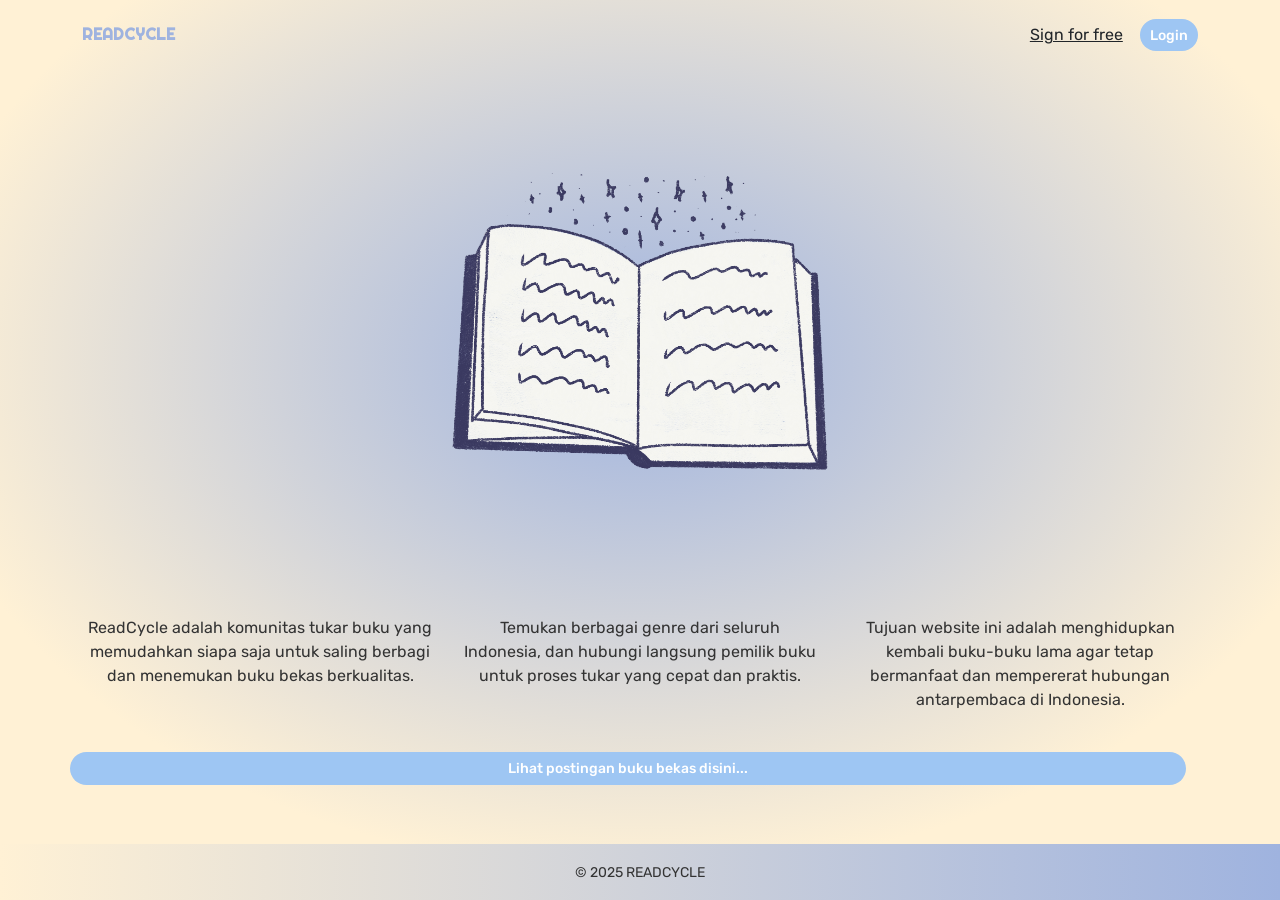
<file: index.html>
<!DOCTYPE html>
<html lang="en">
<head>
  <meta charset="UTF-8">
  <meta name="viewport" content="width=device-width, initial-scale=1.0">
  <title>Home | Readcycle</title>
  <link href="https://cdn.jsdelivr.net/npm/bootstrap@5.3.3/dist/css/bootstrap.min.css" rel="stylesheet">
  <link href="https://fonts.googleapis.com/css2?family=Righteous&display=swap" rel="stylesheet">
  <link href="https://fonts.googleapis.com/css2?family=Rubik&display=swap" rel="stylesheet">
  <link rel="stylesheet" href="css/style.css">
</head>
<body class="d-flex flex-column min-vh-100 index-page">
  <!-- HEADER -->
   <header class="py-3">
      <div class="container">
        <div class="d-flex justify-content-between align-items-center">
          <div class="brand-name">
            <strong>READCYCLE</strong>
          </div>
          <div>
            <button class="btn btn-link text-dark" onclick="window.location.href='register.html';">Sign for free</button>
            <button class="btn btn-deco" onclick="window.location.href='login.html';">Login</button>
          </div>
        </div>
      </div>
   </header>

   <!-- MAIN -->
    <main class="py-5 flex-grow-1">
      <div class="container text-center">
        <img src="assets/gambarBuku.PNG" alt="Ilustrasi Buku" class="img-fluid gambar-buku">
      </div>
      

      <div class="container mt-5">
        <div class="row text-center">
          <div class="col-md-4 mb-4">
            <p>
            ReadCycle adalah komunitas tukar buku yang memudahkan siapa saja
            untuk saling berbagi dan menemukan buku bekas berkualitas.
            </p>
          </div>
          <div class="col-md-4 mb-4">
            <p>
            Temukan berbagai genre dari seluruh Indonesia, dan hubungi langsung
            pemilik buku untuk proses tukar yang cepat dan praktis.
            </p>
          </div>
          <div class="col-md-4 mb-4">
            <p>
            Tujuan website ini adalah menghidupkan kembali buku-buku lama agar
            tetap bermanfaat dan mempererat hubungan antarpembaca di Indonesia.
            </p>
          </div>
          <div class="row">
          <button class="btn btn-deco" onclick="window.location.href='timeline.html';">Lihat postingan buku bekas disini...</button>
        </div>
        </div>
      </div>
    </main>

    <!-- FOOTER -->
     <footer class="footer px-3 py-3 text-center">
        <small>© 2025 READCYCLE</small>
    </footer>

    <script src="https://cdn.jsdelivr.net/npm/bootstrap@5.3.3/dist/js/bootstrap.bundle.min.js"></script>
    <script src="js/data.js"></script>
    <script src="js/timeline.js"></script>
  
</body>
</html>
</file>
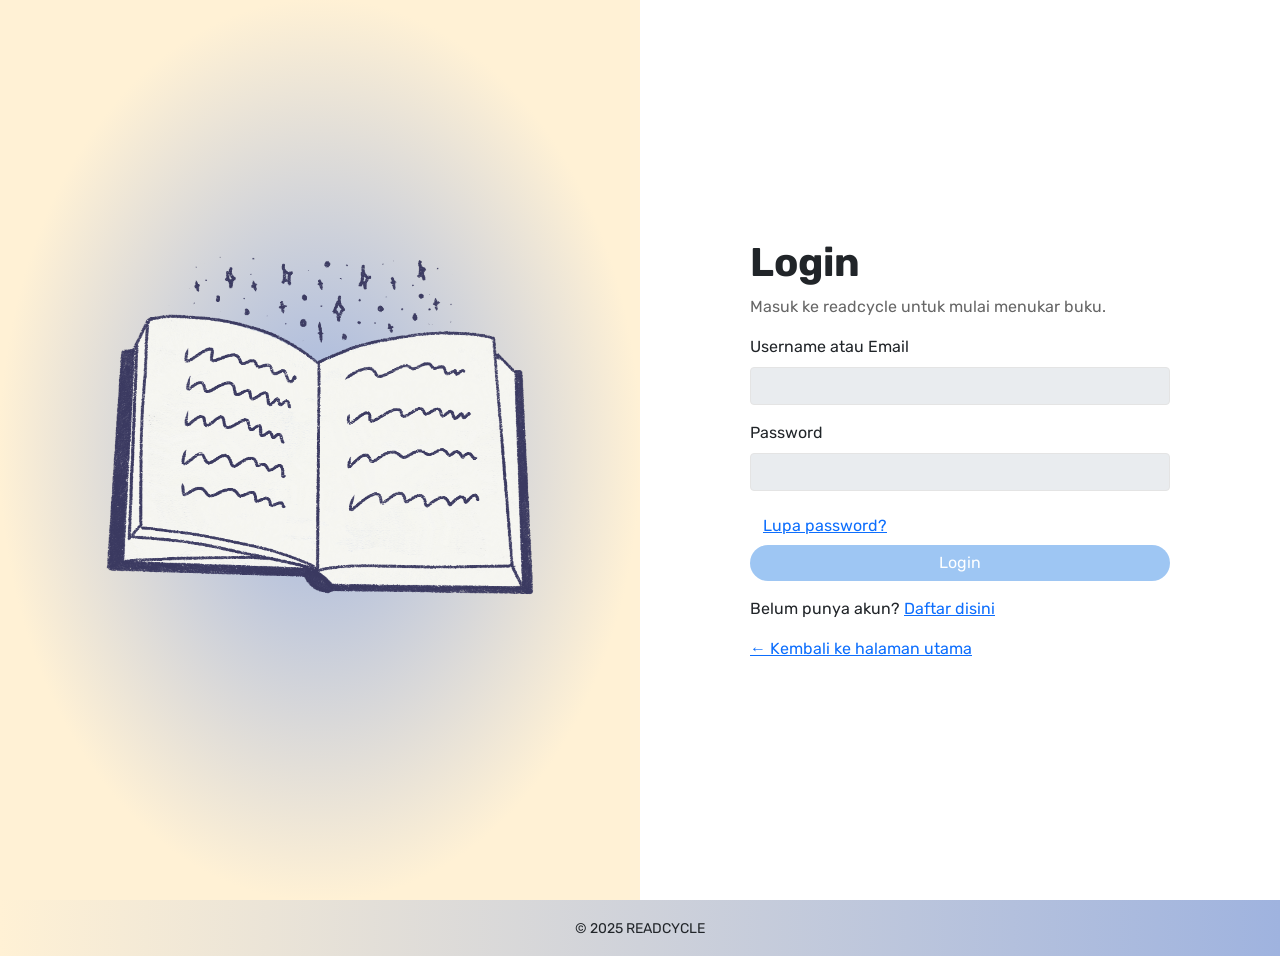
<file: login.html>
<!DOCTYPE html>
<html lang="en">
<head>
    <meta charset="UTF-8">
    <meta name="viewport" content="width=device-width, initial-scale=1.0">
    <title>Login | READCYCLE</title>

    <link href="https://cdn.jsdelivr.net/npm/bootstrap@5.3.3/dist/css/bootstrap.min.css" rel="stylesheet">
    <link href="https://fonts.googleapis.com/css2?family=Righteous&display=swap" rel="stylesheet">
    <link href="https://fonts.googleapis.com/css2?family=Rubik&display=swap" rel="stylesheet">

    <link rel="stylesheet" href="css/style.css">
    <link rel="stylesheet" href="css/auth.css">
</head>
<body class="auth-page">
    <div class="container-fluid px-0 min-vh-100">
        <div class="row g-0 min-vh-100">
            <!-- === LEFT === -->
             <div class="col-md-6 auth-left">
                <img src="assets/gambarBuku.PNG" alt="Ilustrasi Buku">
             </div>
             <!-- === RIGHT === -->
              <div class="col-md-6 auth-right">
                <div class="auth-box">

                    <h1 class="auth-title">Login</h1>
                    <p class="auth-desc">Masuk ke readcycle untuk mulai menukar buku.</p>

                    <form onsubmit="unavailable(); return false;">
                        <div class="mb-3">
                            <label class="form-label">Username atau Email</label>
                            <input type="text" class="form-control" disabled>
                        </div>
                        <div class="mb-3">
                            <label class="form-label">Password</label>
                            <input type="text" class="form-control" disabled>
                        </div>

                        <a class="btn btn-link" onclick="unavailable()">Lupa password?</a>

                        <button class="btn btn-primary w-100">Login</button>
                    </form>

                    <p class="mt-3">
                        Belum punya akun? <a href="register.html">Daftar disini</a>
                    </p>

                    <a href="index.html">← Kembali ke halaman utama</a>

                </div>
              </div>
        </div>
    </div>

    <footer class="footer px-3 py-3 text-center">
        <small>© 2025 READCYCLE</small>
    </footer>

    <script src="https://cdn.jsdelivr.net/npm/bootstrap@5.3.3/dist/js/bootstrap.bundle.min.js"></script>
    <script src="js/data.js"></script>
    <script src="js/timeline.js"></script>
    <script>
        function unavailable() {
            alert("Fitur ini tidak tersedia pada live demo.");
        }
    </script>
    
</body>
</html>
</file>
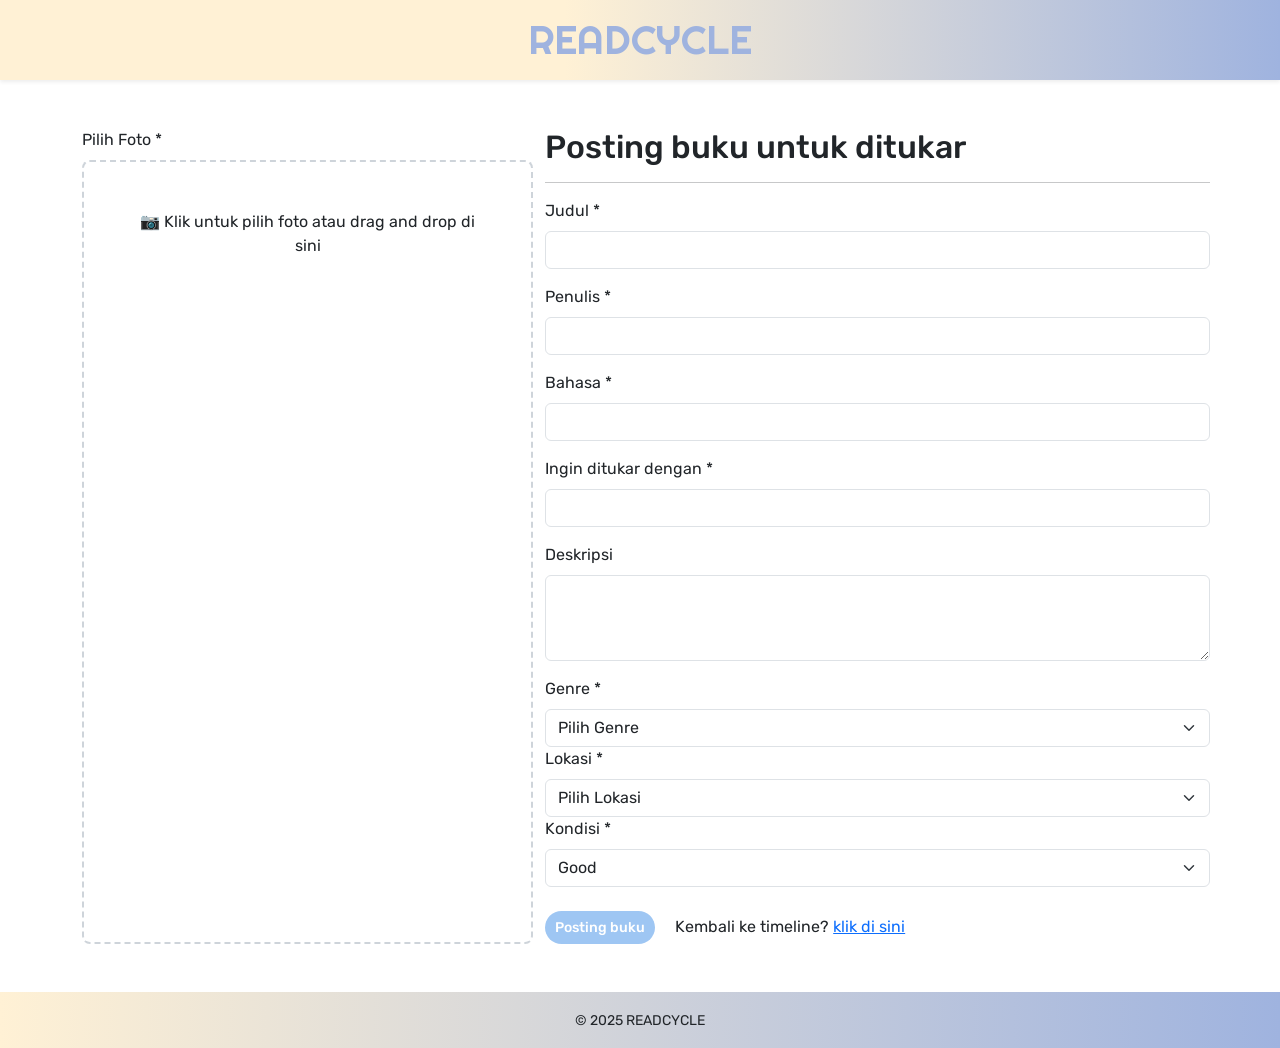
<file: posting.html>
<!DOCTYPE html>
<html lang="en">
<head>
    <meta charset="UTF-8">
  <meta name="viewport" content="width=device-width, initial-scale=1.0">
  <title>Posting Buku | Readcycle</title>

  <link href="https://cdn.jsdelivr.net/npm/bootstrap@5.3.3/dist/css/bootstrap.min.css" rel="stylesheet">
  <link href="https://fonts.googleapis.com/css2?family=Righteous&display=swap" rel="stylesheet">
  <link href="https://fonts.googleapis.com/css2?family=Rubik&display=swap" rel="stylesheet">

  <link rel="stylesheet" href="css/style.css">
  <link rel="stylesheet" href="css/posting.css">
</head>
<body class="posting-page d-flex flex-column min-vh-100">
    <header class="shadow-sm main-header">
        <div class="container text-center">
            <h1 class="brand-header mb-0">READCYCLE</h1>
        </div>
    </header>
    <main class="flex-grow-1 py-5">
        <div class="container">
            <div class="row">
                <!-- LEFT SIDE -->
                 <div class="col-md-5 d-flex flex-column">
                    <label class="form-label">Pilih Foto *</label>
                    
                    <div class="file-upload-area flex-grow-1" onclick="document.getElementById('imageInput').click()">
                        <input type="file" id="imageInput" accept="image/*">
                        <div id="preview">📷 Klik untuk pilih foto atau drag and drop di sini</div>
                    </div>
                 </div>

                 <!-- RIGTH SIDE -->
                  <div class="col-md-7 pt-3 p-md-0">
                    <h2>Posting buku untuk ditukar</h2>
                    <hr>

                    <form id="postingForm">
                        <div class="mb-3">
                            <label class="form-label">Judul *</label>
                            <input type="text" class="form-control" required>
                        </div>
                        <div class="mb-3">
                            <label class="form-label">Penulis *</label>
                            <input type="text" class="form-control" required>
                        </div>
                        <div class="mb-3">
                            <label class="form-label">Bahasa *</label>
                            <input type="text" class="form-control" required>
                        </div>
                        <div class="mb-3">
                            <label class="form-label">Ingin ditukar dengan *</label>
                            <input type="text" class="form-control" required>
                        </div>
                        <div class="mb-3">
                            <label class="form-label">Deskripsi</label>
                            <textarea class="form-control" rows="3"></textarea>
                        </div>

                        <div class="mb-3">
                            <div class="col-md">
                                <label class="form-label">Genre *</label>
                                <select id="genreSelect" class="form-select" required>
                                    <option value="">Pilih Genre</option>
                                </select>
                            </div>
                            <div class="col-md">
                                <label class="form-label">Lokasi *</label>
                                <select id="provinceSelect" class="form-select" required>
                                    <option value="">Pilih Lokasi</option>
                                </select>
                            </div>
                            <div class="col-md">
                                <label class="form-label">Kondisi *</label>
                                <select class="form-select" required>
                                    <option>Good</option>
                                    <option>Average</option>
                                    <option>Damaged</option>
                                </select>
                            </div>
                        </div>

                        <div class="mt-4">
                            <button class="btn btn-deco">Posting buku</button>
                            <span class="ms-3">
                                Kembali ke timeline?
                                <a href="timeline.html">klik di sini</a>
                            </span>
                        </div>
                    </form>
                  </div>
            </div>
        </div>
    </main>

    <footer class="footer px-3 py-3 text-center">
        <small>© 2025 READCYCLE</small>
    </footer>

    <script src="https://cdn.jsdelivr.net/npm/bootstrap@5.3.3/dist/js/bootstrap.bundle.min.js"></script>
    <script src="js/data.js"></script>
    <script src="js/timeline.js"></script>
    <script>
        function unavailable() {
            alert("Fitur ini tidak tersedia pada live demo.");
        }
    </script>
</body>
</html>
</file>
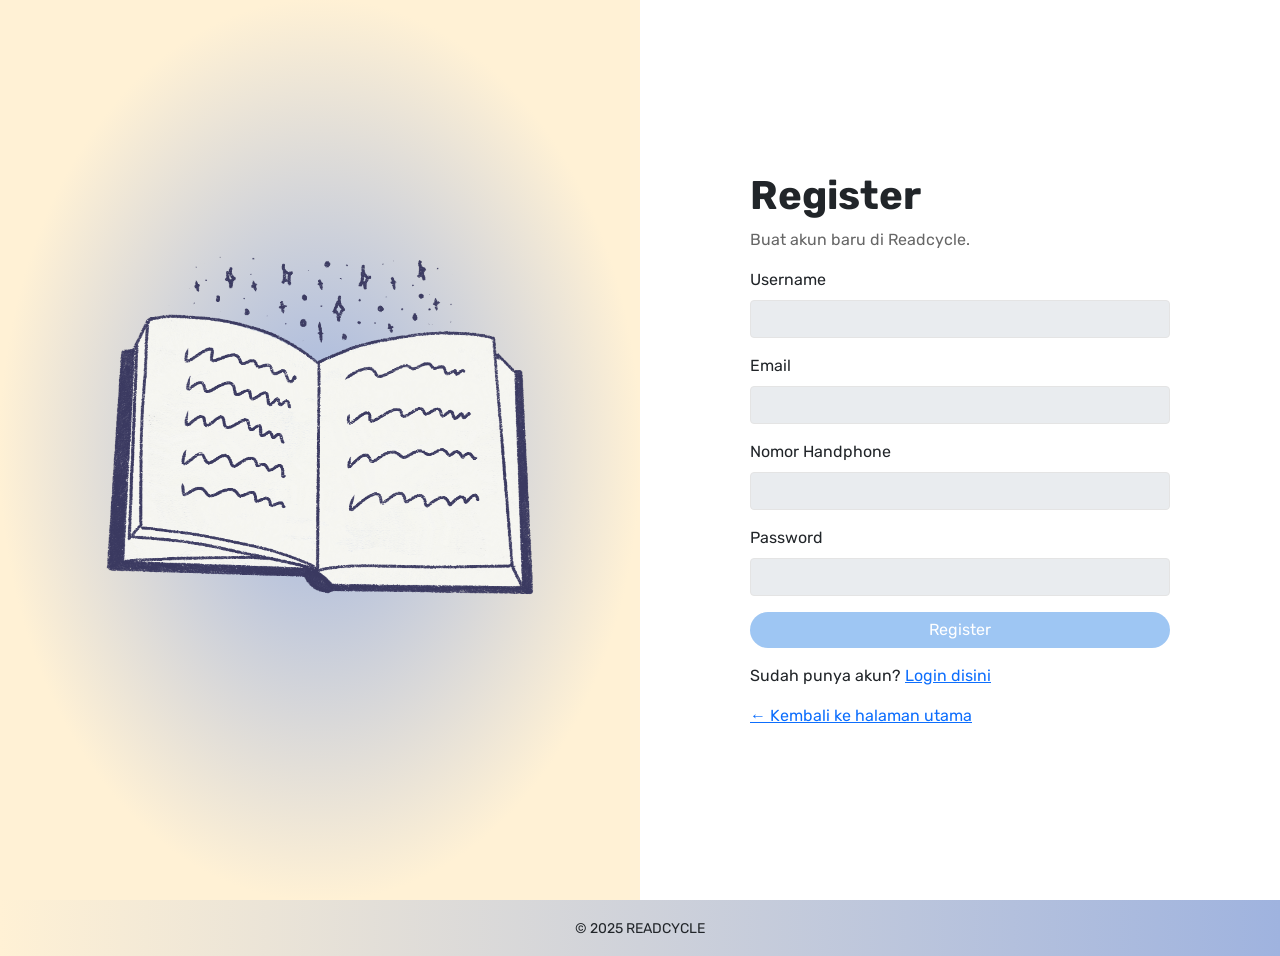
<file: register.html>
<!DOCTYPE html>
<html lang="en">
<head>
    <meta charset="UTF-8">
    <meta name="viewport" content="width=device-width, initial-scale=1.0">
    <title>Register | Readcycle</title>

    <link href="https://cdn.jsdelivr.net/npm/bootstrap@5.3.3/dist/css/bootstrap.min.css" rel="stylesheet">
    <link href="https://fonts.googleapis.com/css2?family=Righteous&display=swap" rel="stylesheet">
    <link href="https://fonts.googleapis.com/css2?family=Rubik&display=swap" rel="stylesheet">

    <link rel="stylesheet" href="css/style.css">
    <link rel="stylesheet" href="css/auth.css">
</head>
<body class="auth-page">
    <div class="container-fluid px-0 min-vh-100">
        <div class="row g-0 min-vh-100">
            <!-- === LEFT === -->
             <div class="col-md-6 auth-left">
                <img src="assets/gambarBuku.PNG" alt="Ilustrasi Buku">
             </div>
             <!-- === RIGHT === -->
              <div class="col-md-6 auth-right">
                <div class="auth-box">

                    <h1 class="auth-title">Register</h1>
                    <p class="auth-desc">Buat akun baru di Readcycle.</p>

                    <form onsubmit="unavailable(); return false;">
                        <div class="mb-3">
                            <label class="form-label">Username</label>
                            <input type="text" class="form-control" disabled>
                        </div>
                        <div class="mb-3">
                            <label class="form-label">Email</label>
                            <input type="text" class="form-control" disabled>
                        </div>
                        <div class="mb-3">
                            <label class="form-label">Nomor Handphone</label>
                            <input type="text" class="form-control" disabled>
                        </div>
                        <div class="mb-3">
                            <label class="form-label">Password</label>
                            <input type="text" class="form-control" disabled>
                        </div>

                        <button class="btn btn-primary w-100">Register</button>
                    </form>

                    <p class="mt-3">
                        Sudah punya akun? <a href="login.html">Login disini</a>
                    </p>

                    <a href="index.html">← Kembali ke halaman utama</a>

                </div>
              </div>
        </div>
    </div>

    <footer class="footer px-3 py-3 text-center">
        <small>© 2025 READCYCLE</small>
    </footer>

    <script src="https://cdn.jsdelivr.net/npm/bootstrap@5.3.3/dist/js/bootstrap.bundle.min.js"></script>
    <script src="js/data.js"></script>
    <script src="js/timeline.js"></script>
    <script>
        function unavailable() {
            alert("Fitur ini tidak tersedia pada live demo.");
        }
    </script>
    
</body>
</html>
</file>
<file: css/style.css>
/* === GLOBAL === */
body {
    font-family: 'Rubik', sans-serif;
    background-color: white;
}

/* === HEADER === */
.main-header {
    background: linear-gradient(90deg, #FFF1D5 44.12%, #9FB3DF 100%);
    padding: 1rem 0;
}

.brand-header {
    font-family: 'Righteous', cursive;
    color: #9FB3DF;
}

.brand-name {
    font-family: 'Righteous', cursive;
    color: #9FB3DF;
}

/* === CARD === */
.card {
    border: 1px solid #e9ecef;
}

.comment-box {
    background-color: #e9ecef;
    font-size: 0.9em;
}

/* === BUTTON CUSTOM === */
.btn-deco {
    display: inline-block;
    padding: 0.35em 0.65em;
    font-size: 0.875em;
    font-weight: 500;
    line-height: 1.5;
    text-align: center;
    text-decoration: none;
    vertical-align: middle;
    cursor: default;
    color: white;
    border-radius: 100px;
    background: #9EC6F3;
    border: 1px solid transparent;
}

/* === HOVER KHUSUS UNTUK <a> === */
a.btn-deco {
    background-color: #5a6268;
    cursor: pointer;
}

/* === NAV === */
.nav {
    color: #333333;
}

/* === INDEX PAGE ONLY === */
.index-page {
    background: radial-gradient(
        56.73% 56.73% at 49.97% 40.23%,
        #9FB3DF 0%,
        #FFF1D5 100%
    );
    color: #333;
}

/* === HERO IMAGE */
.gambar-buku {
    max-width: 450px;
    height: auto;
}

/* === FOOTER === */
.footer {
    background: linear-gradient(90deg, #FFF1D5 0%, #9FB3DF 100%);
    font-family: 'Rubik', sans-serif;
}

.footer a {
    text-decoration: none;
    font-weight: 500;
}

.footer a:hover{
    text-decoration: underline;
}
</file>
<file: css/auth.css>
/* === AUTH PAGE (LOGIN & REGISTER) === */
.auth-page {
    font-family: 'Rubik', sans-serif;
}

/* === LEFT SIDE === */
.auth-left {
    background: radial-gradient(
        50.17% 50.17% at 50% 50%,
        #9FB3DF 0%,
        #FFF1D5 100%
    );
    display: flex;
    align-items: center;
    justify-content: center;
}

.auth-left img {
    max-width: 80%;
}

/* === RIGHT SIDE === */
.auth-right {
    background: white;
    padding: 3rem;
    display: flex;
    align-items: center;
    justify-content: center;
}

.auth-box {
    width: 100%;
    max-width: 420px;
}

/* === FORM === */
.auth-box input {
    border-radius: 4px;
    border: 1px solid #E4E4E4;
    background: #F1F1F1;
}

.auth-box .btn-primary {
    border-radius: 18px;
    background: #9EC6F3;
    border: none;
}

.auth-box .btn-primary:hover {
    background: #8ab7ea;
}

/* === TITLE === */
.auth-title {
    font-weight: 700;
}

.auth-desc {
    color: #666;
}
</file>
<file: css/posting.css>
/* === POSTING PAGE === */
.posting-page {
    font-family: 'Rubik', sans-serif;
    background-color: white;
}

/* === FILE UPLOAD === */
.file-upload-area {
    border: 2px dashed #ced4da;
    border-radius: .5rem;
    padding: 3rem;
    text-align: center;
    cursor: pointer;
    background-color: #fff;
    transition: backkground-color .2s ease-in-out;
}

.file-upload-area:hover {
    background-color: #e9ecef;
}

.file-upload-area input[type="file"] {
    display: none;
}

.preview-image {
    max-height: 200px;
    max-width: 100%;
    border-radius: .5rem;
    margin-top: 1rem;
}
</file>
